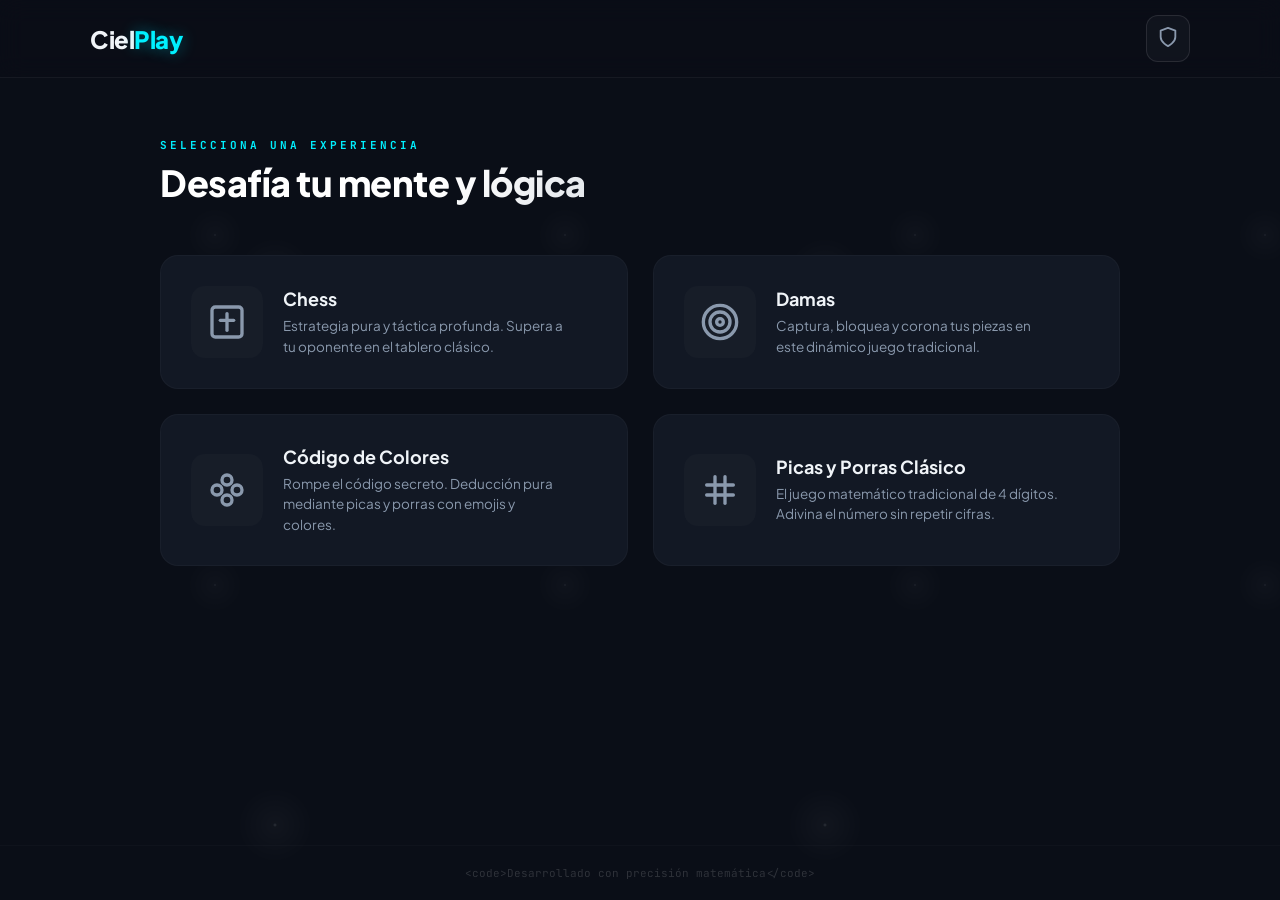
<file: index.html>
<!DOCTYPE html>
<html lang="es">
<head>
    <meta charset="UTF-8">
    <meta name="viewport" content="width=device-width, initial-scale=1.0">
    <title>CielPlay - Tu Portal de Juegos</title>
    <link rel="stylesheet" href="css/style.css">
    <!-- Google Fonts para un look moderno de desarrollo de software / gaming -->
    <link rel="preconnect" href="https://fonts.googleapis.com">
    <link rel="preconnect" href="https://fonts.gstatic.com" crossorigin>
    <link href="https://fonts.googleapis.com/css2?family=JetBrains+Mono:wght@400;600;700&family=Plus+Jakarta+Sans:wght@500;700;800&display=swap" rel="stylesheet">
</head>
<body>
    <div class="stars-container"></div>
    
    <header class="main-header">
        <div class="header-container">
            <h1 class="logo">Ciel<span>Play</span></h1>
            <div class="header-actions">
                <!-- Espacio preparado para el filtro/admin futuro -->
                <button class="btn-icon" id="adminBtn" title="Panel de Administración (Próximamente)">
                    <svg viewBox="0 0 24 24" width="22" height="22" fill="none" stroke="currentColor" stroke-width="2" stroke-linecap="round" stroke-linejoin="round"><path d="M12 22s8-4 8-10V5l-8-3-8 3v7c0 6 8 10 8 10z"></path></svg>
                </button>
            </div>
        </div>
    </header>

    <main class="menu-container">
        <div class="welcome-section">
            <p class="subtitle">SELECCIONA UNA EXPERIENCIA</p>
            <h2 class="main-title">Desafía tu mente y lógica</h2>
        </div>

        <div class="grid-menu">
            <!-- Tarjeta Chess -->
            <a href="views/chess.html" class="game-card card-chess">
                <div class="card-icon-wrapper">
                    <!-- Icono SVG de un Rey / Pieza de Ajedrez -->
                    <svg viewBox="0 0 24 24" width="40" height="40" fill="none" stroke="currentColor" stroke-width="2" stroke-linecap="round" stroke-linejoin="round"><path d="M19 21H5a2 2 0 0 1-2-2V5a2 2 0 0 1 2-2h14a2 2 0 0 1 2 2v14a2 2 0 0 1-2 2z"></path><path d="M12 7v10"></path><path d="M8 11h8"></path></svg>
                </div>
                <div class="card-info">
                    <h3>Chess</h3>
                    <p>Estrategia pura y táctica profunda. Supera a tu oponente en el tablero clásico.</p>
                </div>
                <div class="card-arrow">
                    <svg viewBox="0 0 24 24" width="20" height="20" fill="none" stroke="currentColor" stroke-width="2.5" stroke-linecap="round" stroke-linejoin="round"><line x1="5" y1="12" x2="19" y2="12"></line><polyline points="12 5 19 12 12 19"></polyline></svg>
                </div>
            </a>

            <!-- Tarjeta Damas -->
            <a href="views/damas_chinas.html" class="game-card card-damas">
                <div class="card-icon-wrapper">
                    <!-- Icono SVG de Tablero / Fichas -->
                    <svg viewBox="0 0 24 24" width="40" height="40" fill="none" stroke="currentColor" stroke-width="2" stroke-linecap="round" stroke-linejoin="round"><circle cx="12" cy="12" r="10"></circle><circle cx="12" cy="12" r="6"></circle><circle cx="12" cy="12" r="2"></circle></svg>
                </div>
                <div class="card-info">
                    <h3>Damas</h3>
                    <p>Captura, bloquea y corona tus piezas en este dinámico juego tradicional.</p>
                </div>
                <div class="card-arrow">
                    <svg viewBox="0 0 24 24" width="20" height="20" fill="none" stroke="currentColor" stroke-width="2.5" stroke-linecap="round" stroke-linejoin="round"><line x1="5" y1="12" x2="19" y2="12"></line><polyline points="12 5 19 12 12 19"></polyline></svg>
                </div>
            </a>

            <!-- Tarjeta Juego de Colores -->
            <a href="views/colores.html" class="game-card card-colores">
                <div class="card-icon-wrapper">
                    <!-- Icono SVG que simula los pines de colores de Mastermind -->
                    <svg viewBox="0 0 24 24" width="40" height="40" fill="none" stroke="currentColor" stroke-width="2" stroke-linecap="round" stroke-linejoin="round"><circle cx="6" cy="12" r="3"></circle><circle cx="18" cy="12" r="3"></circle><circle cx="12" cy="6" r="3"></circle><circle cx="12" cy="18" r="3"></circle></svg>
                </div>
                <div class="card-info">
                    <h3>Código de Colores</h3>
                    <p>Rompe el código secreto. Deducción pura mediante picas y porras con emojis y colores.</p>
                </div>
                <div class="card-arrow">
                    <svg viewBox="0 0 24 24" width="20" height="20" fill="none" stroke="currentColor" stroke-width="2.5" stroke-linecap="round" stroke-linejoin="round"><line x1="5" y1="12" x2="19" y2="12"></line><polyline points="12 5 19 12 12 19"></polyline></svg>
                </div>
            </a>

            <!-- Tarjeta Clásico Numérico -->
            <a href="views/numeros.html" class="game-card card-numeros">
                <div class="card-icon-wrapper">
                    <!-- Icono SVG de Picas y Fijas Clásico con dígitos -->
                    <svg viewBox="0 0 24 24" width="40" height="40" fill="none" stroke="currentColor" stroke-width="2" stroke-linecap="round" stroke-linejoin="round"><line x1="4" y1="9" x2="20" y2="9"></line><line x1="4" y1="15" x2="20" y2="15"></line><line x1="9" y1="4" x2="9" y2="20"></line><line x1="15" y1="4" x2="15" y2="20"></line></svg>
                </div>
                <div class="card-info">
                    <h3>Picas y Porras Clásico</h3>
                    <p>El juego matemático tradicional de 4 dígitos. Adivina el número sin repetir cifras.</p>
                </div>
                <div class="card-arrow">
                    <svg viewBox="0 0 24 24" width="20" height="20" fill="none" stroke="currentColor" stroke-width="2.5" stroke-linecap="round" stroke-linejoin="round"><line x1="5" y1="12" x2="19" y2="12"></line><polyline points="12 5 19 12 12 19"></polyline></svg>
                </div>
            </a>
        </div>
    </main>

    <footer class="main-footer">
        <p>&lt;code&gt;Desarrollado con precisión matemática&lt;/code&gt;</p>
    </footer>

    <script src="js/main.js"></script>
</body>
</html>
</file>
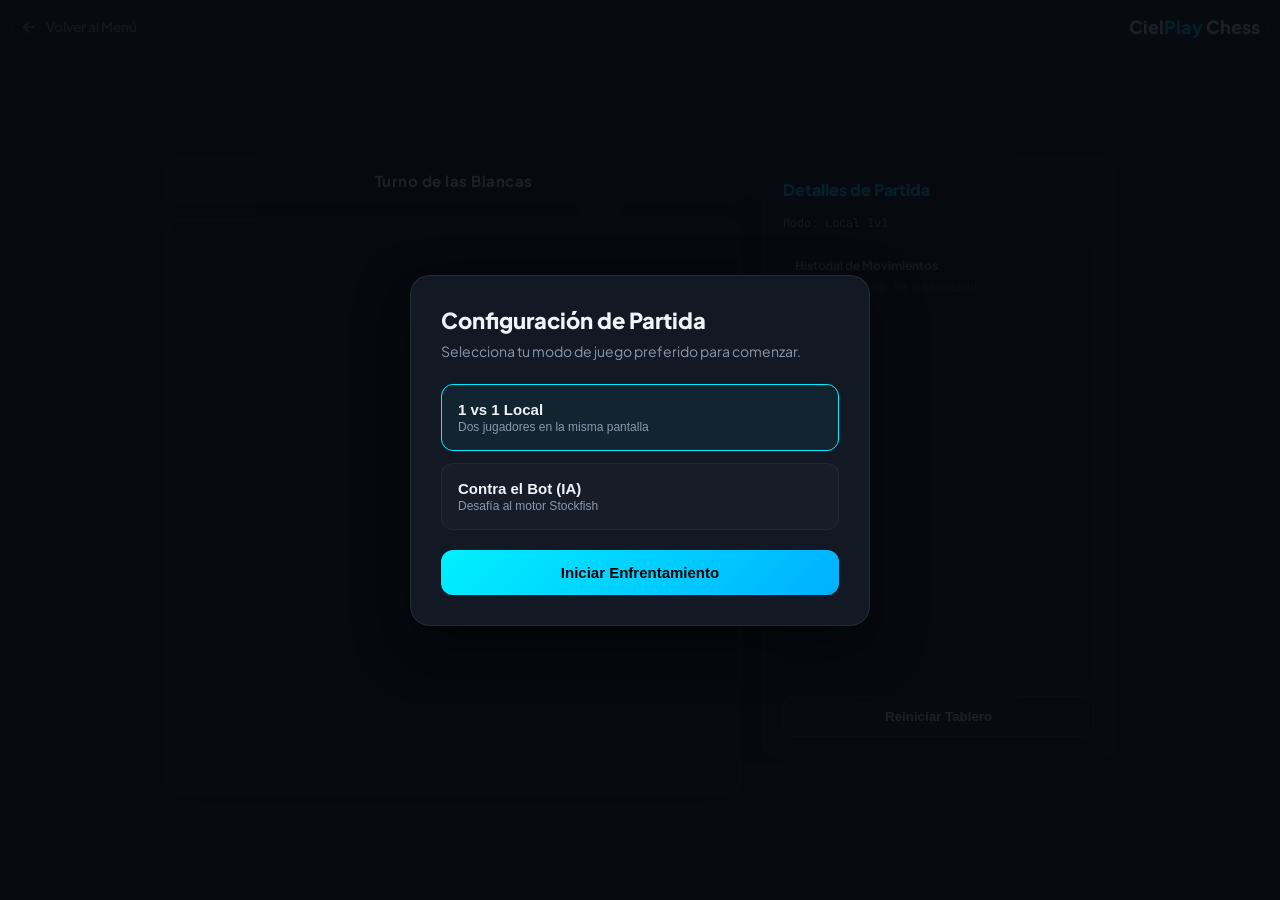
<file: views/chess.html>
<!DOCTYPE html>
<html lang="es">
<head>
    <meta charset="UTF-8">
    <meta name="viewport" content="width=device-width, initial-scale=1.0">
    <title>CielPlay - Chess Match</title>
    <link rel="stylesheet" href="../css/chess.css">
    <link rel="preconnect" href="https://fonts.googleapis.com">
    <link rel="preconnect" href="https://fonts.gstatic.com" crossorigin>
    <link href="https://fonts.googleapis.com/css2?family=JetBrains+Mono:wght@500;700&family=Plus+Jakarta+Sans:wght@600;800&display=swap" rel="stylesheet">
</head>
<body>
    <div class="stars-container"></div>

    <header class="game-header">
        <a href="../index.html" class="back-btn">
            <svg viewBox="0 0 24 24" width="18" height="18" fill="none" stroke="currentColor" stroke-width="2.5"><line x1="19" y1="12" x2="5" y2="12"></line><polyline points="12 19 5 12 12 5"></polyline></svg>
            Volver al Menú
        </a>
        <div class="game-logo">Ciel<span>Play</span> Chess</div>
    </header>

    <!-- Modal del Menú de Configuración de Partida Inicial -->
    <div id="setupModal" class="modal-overlay">
        <div class="modal-content">
            <h3>Configuración de Partida</h3>
            <p class="modal-desc">Selecciona tu modo de juego preferido para comenzar.</p>
            
            <div class="mode-options">
                <button class="mode-btn active" id="modePVP">
                    <span class="mode-title">1 vs 1 Local</span>
                    <span class="mode-sub">Dos jugadores en la misma pantalla</span>
                </button>
                <button class="mode-btn" id="modeBot">
                    <span class="mode-title">Contra el Bot (IA)</span>
                    <span class="mode-sub">Desafía al motor Stockfish</span>
                </button>
            </div>

            <!-- Ajuste de Dificultad oculto por defecto, se activa al elegir Bot -->
            <div id="difficultySection" class="difficulty-section hidden">
                <h4>Nivel de la IA</h4>
                <div class="diff-options">
                    <button class="diff-btn active" data-level="1">Fácil</button>
                    <button class="diff-btn" data-level="2">Medio</button>
                    <button class="diff-btn" data-level="3">Maestro</button>
                </div>
            </div>

            <button id="startGameBtn" class="start-game-btn">Iniciar Enfrentamiento</button>
        </div>
    </div>

    <!-- Layout Principal del Tablero y Logs -->
    <main class="chess-container">
        <div class="game-layout">
            <div class="board-wrapper">
                <div class="status-panel" id="statusPanel">Turno de las Blancas</div>
                
                <!-- Contenedor del Tablero 8x8 -->
                <div id="chessboard" class="chessboard"></div>
            </div>

            <div class="info-sidebar">
                <div class="panel-header">Detalles de Partida</div>
                <div class="game-mode-tag" id="modeIndicator">Modo: Local 1v1</div>
                <div class="move-log-box">
                    <h4>Historial de Movimientos</h4>
                    <div id="moveLog" class="move-log">
                        <p class="empty-log">La partida no ha comenzado.</p>
                    </div>
                </div>
                <button id="resetGameBtn" class="reset-btn">Reiniciar Tablero</button>
            </div>
        </div>
    </main>

    <script src="../js/chess.js"></script>
</body>
</html>
</file>
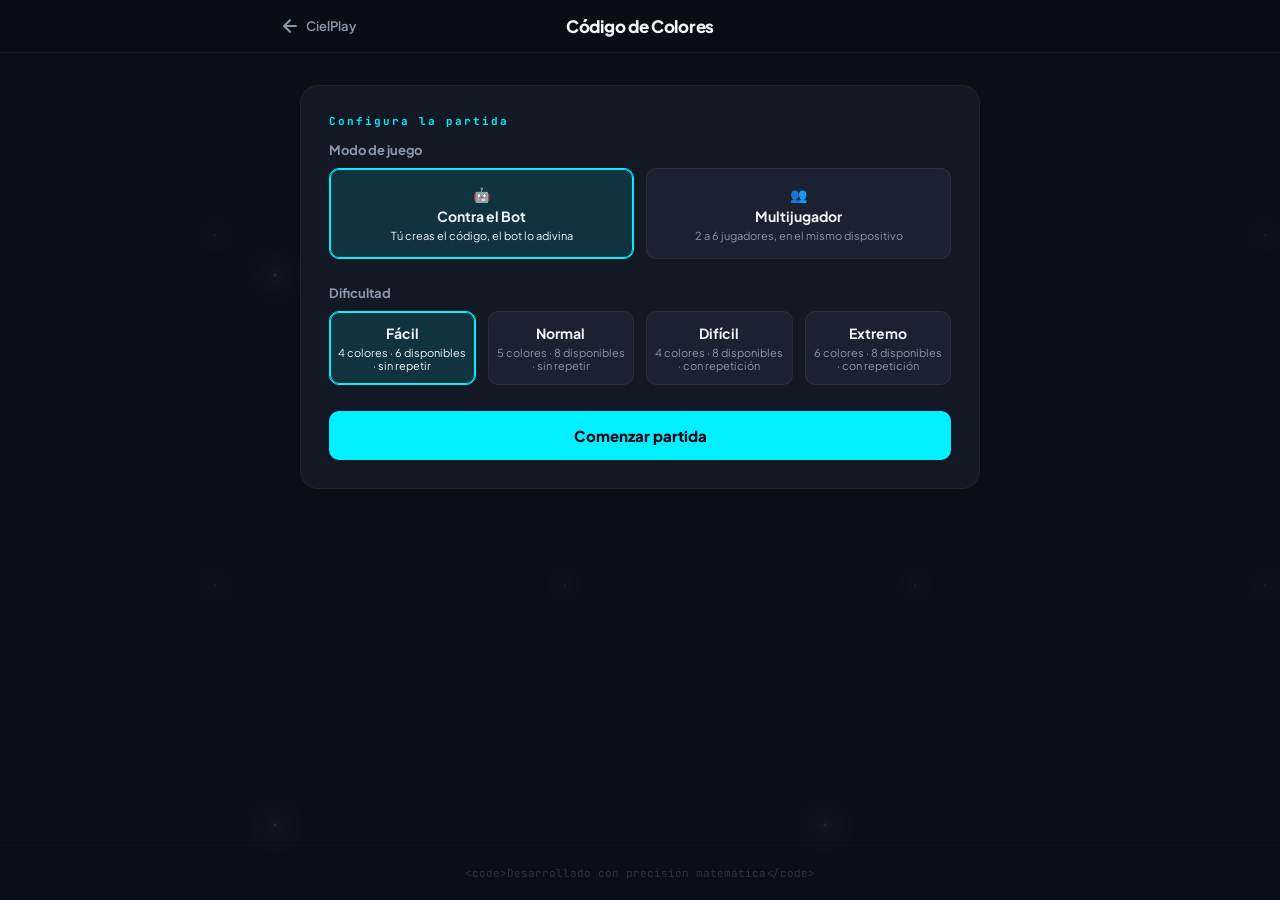
<file: views/colores.html>
<!DOCTYPE html>
<html lang="es">
<head>
    <meta charset="UTF-8">
    <meta name="viewport" content="width=device-width, initial-scale=1.0">
    <title>Código de Colores · CielPlay</title>
    <link rel="stylesheet" href="../css/colores.css">
    <link rel="preconnect" href="https://fonts.googleapis.com">
    <link rel="preconnect" href="https://fonts.gstatic.com" crossorigin>
    <link href="https://fonts.googleapis.com/css2?family=JetBrains+Mono:wght@400;600;700&family=Plus+Jakarta+Sans:wght@500;700;800&display=swap" rel="stylesheet">
</head>
<body>
    <div class="stars-container"></div>

    <header class="game-header">
        <div class="header-container">
            <a href="../index.html" class="back-link" title="Volver al menú">
                <svg viewBox="0 0 24 24" width="20" height="20" fill="none" stroke="currentColor" stroke-width="2.5" stroke-linecap="round" stroke-linejoin="round"><line x1="19" y1="12" x2="5" y2="12"></line><polyline points="12 19 5 12 12 5"></polyline></svg>
                <span>CielPlay</span>
            </a>
            <h1 class="game-title">Código de Colores</h1>
            <div class="header-spacer"></div>
        </div>
    </header>

    <main class="game-main">

        <!-- PANTALLA 1: CONFIGURACIÓN -->
        <section id="screen-setup" class="screen active">
            <div class="panel">
                <p class="eyebrow">Configura la partida</p>

                <div class="field-group">
                    <label>Modo de juego</label>
                    <div class="choice-row" id="mode-choice">
                        <button class="choice-btn active" data-mode="bot">
                            <span class="choice-emoji">🤖</span>
                            <span>Contra el Bot</span>
                            <small>Tú creas el código, el bot lo adivina</small>
                        </button>
                        <button class="choice-btn" data-mode="multi">
                            <span class="choice-emoji">👥</span>
                            <span>Multijugador</span>
                            <small>2 a 6 jugadores, en el mismo dispositivo</small>
                        </button>
                    </div>
                </div>

                <div class="field-group">
                    <label>Dificultad</label>
                    <div class="choice-row wrap" id="difficulty-choice">
                        <button class="choice-btn small active" data-diff="facil">
                            <span>Fácil</span>
                            <small>4 colores · 6 disponibles · sin repetir</small>
                        </button>
                        <button class="choice-btn small" data-diff="normal">
                            <span>Normal</span>
                            <small>5 colores · 8 disponibles · sin repetir</small>
                        </button>
                        <button class="choice-btn small" data-diff="dificil">
                            <span>Difícil</span>
                            <small>4 colores · 8 disponibles · con repetición</small>
                        </button>
                        <button class="choice-btn small" data-diff="extremo">
                            <span>Extremo</span>
                            <small>6 colores · 8 disponibles · con repetición</small>
                        </button>
                    </div>
                </div>

                <div class="field-group" id="players-field" style="display:none;">
                    <label>Número de jugadores</label>
                    <div class="stepper">
                        <button id="players-minus" class="stepper-btn">−</button>
                        <span id="players-count">2</span>
                        <button id="players-plus" class="stepper-btn">+</button>
                    </div>
                    <div id="players-names" class="names-grid"></div>
                </div>

                <button id="btn-start-game" class="btn-primary">Comenzar partida</button>
            </div>
        </section>

        <!-- PANTALLA 2: MODO BOT -->
        <section id="screen-bot" class="screen">
            <div class="panel">
                <div id="bot-step-secret">
                    <p class="eyebrow">Paso 1 · Tu código secreto</p>
                    <p class="hint">🔒 El bot no puede ver esta pantalla. Elige los colores que tendrá que adivinar.</p>
                    <div id="bot-secret-slots" class="slots"></div>
                    <div id="bot-secret-keypad" class="keypad colors"></div>
                    <div class="action-row">
                        <button id="bot-secret-clear" class="btn-ghost">Borrar</button>
                        <button id="bot-secret-confirm" class="btn-primary" disabled>Guardar código y empezar</button>
                    </div>
                </div>

                <div id="bot-step-play" style="display:none;">
                    <p class="eyebrow">El bot está adivinando…</p>
                    <div class="bot-status">
                        <span id="bot-attempt-count">0 intentos</span>
                        <button id="bot-autoplay" class="btn-secondary">▶ Reproducir automático</button>
                        <button id="bot-nextstep" class="btn-secondary">Siguiente intento</button>
                    </div>
                    <div class="history-wrap">
                        <table class="history-table">
                            <thead><tr><th>#</th><th>Intento del bot</th><th>Fijas</th><th>Picas</th></tr></thead>
                            <tbody id="bot-history-body"></tbody>
                        </table>
                    </div>
                    <div id="bot-result" class="result-banner" style="display:none;"></div>
                    <div class="action-row">
                        <button id="bot-play-again" class="btn-primary" style="display:none;">Jugar de nuevo</button>
                    </div>
                </div>
            </div>
        </section>

        <!-- PANTALLA 3: MULTIJUGADOR -->
        <section id="screen-multi" class="screen">
            <div class="panel">

                <div id="multi-scoreboard" class="scoreboard"></div>

                <div id="multi-pass" class="pass-overlay">
                    <p class="eyebrow">Vuelta <span id="multi-round-num"></span></p>
                    <h2 id="multi-pass-title">Pasa el dispositivo a <span class="highlight"></span></h2>
                    <p class="hint" id="multi-pass-hint"></p>
                    <button id="multi-pass-ready" class="btn-primary">Estoy listo</button>
                </div>

                <div id="multi-code-entry" style="display:none;">
                    <p class="eyebrow">Crea tu código secreto, <span id="multi-master-name" class="highlight"></span></p>
                    <p class="hint">🔒 Los demás jugadores deben estar mirando hacia otro lado.</p>
                    <div id="multi-secret-slots" class="slots"></div>
                    <div id="multi-secret-keypad" class="keypad colors"></div>
                    <div class="action-row">
                        <button id="multi-secret-clear" class="btn-ghost">Borrar</button>
                        <button id="multi-secret-confirm" class="btn-primary" disabled>Guardar código</button>
                    </div>
                </div>

                <div id="multi-guessing" style="display:none;">
                    <p class="eyebrow">Turno de <span id="multi-guesser-name" class="highlight"></span></p>
                    <p class="hint">Adivinando el código de <span id="multi-target-name"></span></p>
                    <div id="multi-guess-slots" class="slots"></div>
                    <div id="multi-guess-keypad" class="keypad colors"></div>
                    <div class="action-row">
                        <button id="multi-guess-clear" class="btn-ghost">Borrar</button>
                        <button id="multi-guess-confirm" class="btn-primary" disabled>Adivinar</button>
                        <button id="multi-give-up" class="btn-ghost">Revelar código</button>
                    </div>
                    <div class="history-wrap">
                        <table class="history-table">
                            <thead><tr><th>#</th><th>Jugador</th><th>Intento</th><th>Fijas</th><th>Picas</th></tr></thead>
                            <tbody id="multi-history-body"></tbody>
                        </table>
                    </div>
                </div>

                <div id="multi-round-result" class="result-banner" style="display:none;"></div>

                <div id="multi-final" style="display:none;">
                    <p class="eyebrow">Fin de la vuelta</p>
                    <h2>Resultados</h2>
                    <div id="multi-final-table"></div>
                    <div class="action-row">
                        <button id="multi-again" class="btn-primary">Jugar otra vuelta</button>
                        <button id="multi-restart" class="btn-ghost">Nueva partida</button>
                    </div>
                </div>
            </div>
        </section>

    </main>

    <footer class="main-footer">
        <p>&lt;code&gt;Desarrollado con precisión matemática&lt;/code&gt;</p>
    </footer>

    <script src="../js/colores.js"></script>
</body>
</html>
</file>
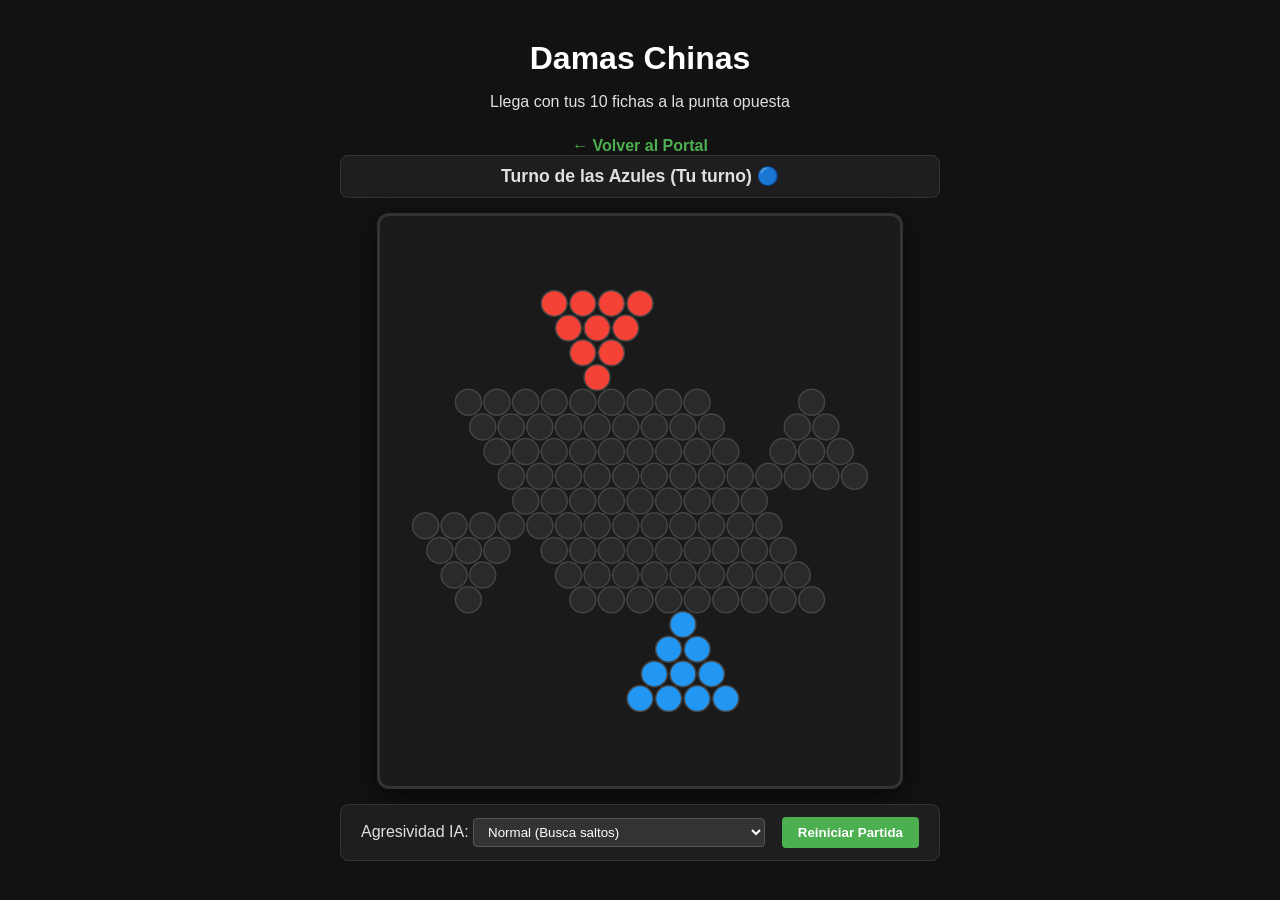
<file: views/damas_chinas.html>
<!DOCTYPE html>
<html lang="es">
<head>
    <meta charset="UTF-8">
    <meta name="viewport" content="width=device-width, initial-scale=1.0">
    <title>Portal de Minijuegos - Damas Chinas</title>
    <link rel="stylesheet" href="../css/damas_chinas.css">
</head>
<body>
    <div class="game-container">
        <header>
            <h1>Damas Chinas</h1>
            <p id="modeIndicator">Llega con tus 10 fichas a la punta opuesta</p>
            <a href="index.html" class="back-btn">← Volver al Portal</a>
        </header>

        <main class="game-layout">
            <div id="statusPanel" class="status-panel">Turno de las Azules (Tu turno) 🔵</div>
            
            <div class="board-container">
                <canvas id="chineseCheckersCanvas" width="500" height="550"></canvas>
            </div>

            <div class="control-panel">
                <div class="difficulty-section">
                    <label for="difficultySelect">Agresividad IA:</label>
                    <select id="difficultySelect">
                        <option value="1">Fácil (Movimientos cortos)</option>
                        <option value="2" selected>Normal (Busca saltos)</option>
                        <option value="3">Difícil (Calcula mejores encadenamientos)</option>
                    </select>
                </div>
                <button id="resetGameBtn" class="action-btn">Reiniciar Partida</button>
            </div>
        </main>
    </div>

    <script src="../js/damas_chinas.js"></script>
</body>
</html>
</file>
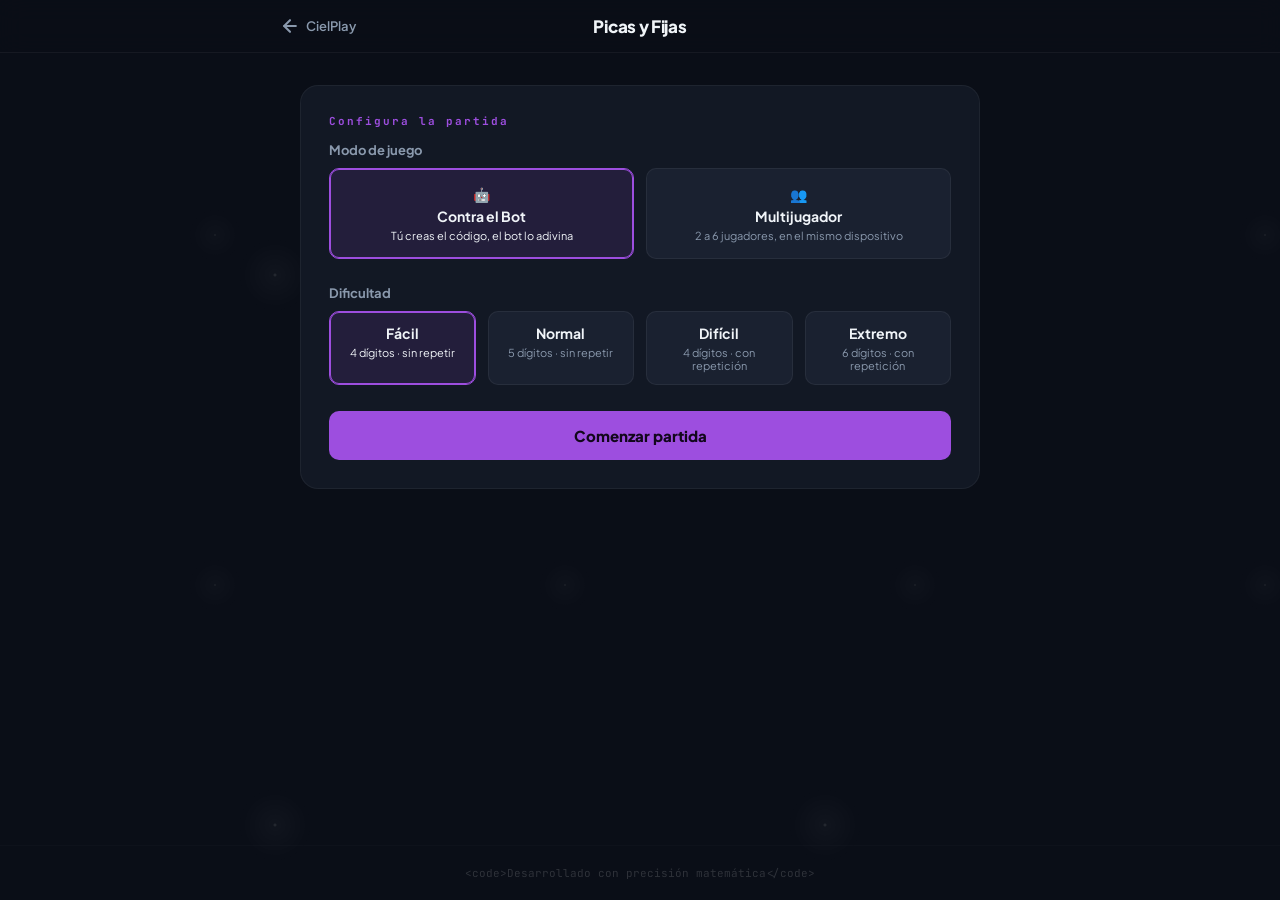
<file: views/numeros.html>
<!DOCTYPE html>
<html lang="es">
<head>
    <meta charset="UTF-8">
    <meta name="viewport" content="width=device-width, initial-scale=1.0">
    <title>Picas y Fijas · CielPlay</title>
    <link rel="stylesheet" href="../css/numeros.css">
    <link rel="preconnect" href="https://fonts.googleapis.com">
    <link rel="preconnect" href="https://fonts.gstatic.com" crossorigin>
    <link href="https://fonts.googleapis.com/css2?family=JetBrains+Mono:wght@400;600;700&family=Plus+Jakarta+Sans:wght@500;700;800&display=swap" rel="stylesheet">
</head>
<body>
    <div class="stars-container"></div>

    <header class="game-header">
        <div class="header-container">
            <a href="../index.html" class="back-link" title="Volver al menú">
                <svg viewBox="0 0 24 24" width="20" height="20" fill="none" stroke="currentColor" stroke-width="2.5" stroke-linecap="round" stroke-linejoin="round"><line x1="19" y1="12" x2="5" y2="12"></line><polyline points="12 19 5 12 12 5"></polyline></svg>
                <span>CielPlay</span>
            </a>
            <h1 class="game-title">Picas y Fijas</h1>
            <div class="header-spacer"></div>
        </div>
    </header>

    <main class="game-main">

        <!-- PANTALLA 1: CONFIGURACIÓN -->
        <section id="screen-setup" class="screen active">
            <div class="panel">
                <p class="eyebrow">Configura la partida</p>

                <div class="field-group">
                    <label>Modo de juego</label>
                    <div class="choice-row" id="mode-choice">
                        <button class="choice-btn active" data-mode="bot">
                            <span class="choice-emoji">🤖</span>
                            <span>Contra el Bot</span>
                            <small>Tú creas el código, el bot lo adivina</small>
                        </button>
                        <button class="choice-btn" data-mode="multi">
                            <span class="choice-emoji">👥</span>
                            <span>Multijugador</span>
                            <small>2 a 6 jugadores, en el mismo dispositivo</small>
                        </button>
                    </div>
                </div>

                <div class="field-group">
                    <label>Dificultad</label>
                    <div class="choice-row wrap" id="difficulty-choice">
                        <button class="choice-btn small active" data-diff="facil">
                            <span>Fácil</span>
                            <small>4 dígitos · sin repetir</small>
                        </button>
                        <button class="choice-btn small" data-diff="normal">
                            <span>Normal</span>
                            <small>5 dígitos · sin repetir</small>
                        </button>
                        <button class="choice-btn small" data-diff="dificil">
                            <span>Difícil</span>
                            <small>4 dígitos · con repetición</small>
                        </button>
                        <button class="choice-btn small" data-diff="extremo">
                            <span>Extremo</span>
                            <small>6 dígitos · con repetición</small>
                        </button>
                    </div>
                </div>

                <div class="field-group" id="players-field" style="display:none;">
                    <label>Número de jugadores</label>
                    <div class="stepper">
                        <button id="players-minus" class="stepper-btn">−</button>
                        <span id="players-count">2</span>
                        <button id="players-plus" class="stepper-btn">+</button>
                    </div>
                    <div id="players-names" class="names-grid"></div>
                </div>

                <button id="btn-start-game" class="btn-primary">Comenzar partida</button>
            </div>
        </section>

        <!-- PANTALLA 2: MODO BOT -->
        <section id="screen-bot" class="screen">
            <div class="panel">
                <div id="bot-step-secret">
                    <p class="eyebrow">Paso 1 · Tu código secreto</p>
                    <p class="hint">🔒 El bot no puede ver esta pantalla. Crea el código que tendrá que adivinar.</p>
                    <div id="bot-secret-slots" class="slots"></div>
                    <div id="bot-secret-keypad" class="keypad"></div>
                    <div class="action-row">
                        <button id="bot-secret-clear" class="btn-ghost">Borrar</button>
                        <button id="bot-secret-confirm" class="btn-primary" disabled>Guardar código y empezar</button>
                    </div>
                </div>

                <div id="bot-step-play" style="display:none;">
                    <p class="eyebrow">El bot está adivinando…</p>
                    <div class="bot-status">
                        <span id="bot-attempt-count">0 intentos</span>
                        <button id="bot-autoplay" class="btn-secondary">▶ Reproducir automático</button>
                        <button id="bot-nextstep" class="btn-secondary">Siguiente intento</button>
                    </div>
                    <div class="history-wrap">
                        <table class="history-table">
                            <thead><tr><th>#</th><th>Intento del bot</th><th>Fijas</th><th>Picas</th></tr></thead>
                            <tbody id="bot-history-body"></tbody>
                        </table>
                    </div>
                    <div id="bot-result" class="result-banner" style="display:none;"></div>
                    <div class="action-row">
                        <button id="bot-play-again" class="btn-primary" style="display:none;">Jugar de nuevo</button>
                    </div>
                </div>
            </div>
        </section>

        <!-- PANTALLA 3: MULTIJUGADOR -->
        <section id="screen-multi" class="screen">
            <div class="panel">

                <div id="multi-scoreboard" class="scoreboard"></div>

                <!-- Transición: pasar el dispositivo -->
                <div id="multi-pass" class="pass-overlay">
                    <p class="eyebrow">Vuelta <span id="multi-round-num"></span></p>
                    <h2 id="multi-pass-title">Pasa el dispositivo a <span class="highlight"></span></h2>
                    <p class="hint" id="multi-pass-hint"></p>
                    <button id="multi-pass-ready" class="btn-primary">Estoy listo</button>
                </div>

                <!-- Crear código (solo lo ve el "maestro") -->
                <div id="multi-code-entry" style="display:none;">
                    <p class="eyebrow">Crea tu código secreto, <span id="multi-master-name" class="highlight"></span></p>
                    <p class="hint">🔒 Los demás jugadores deben estar mirando hacia otro lado.</p>
                    <div id="multi-secret-slots" class="slots"></div>
                    <div id="multi-secret-keypad" class="keypad"></div>
                    <div class="action-row">
                        <button id="multi-secret-clear" class="btn-ghost">Borrar</button>
                        <button id="multi-secret-confirm" class="btn-primary" disabled>Guardar código</button>
                    </div>
                </div>

                <!-- Fase de adivinanza -->
                <div id="multi-guessing" style="display:none;">
                    <p class="eyebrow">Turno de <span id="multi-guesser-name" class="highlight"></span></p>
                    <p class="hint">Adivinando el código de <span id="multi-target-name"></span></p>
                    <div id="multi-guess-slots" class="slots"></div>
                    <div id="multi-guess-keypad" class="keypad"></div>
                    <div class="action-row">
                        <button id="multi-guess-clear" class="btn-ghost">Borrar</button>
                        <button id="multi-guess-confirm" class="btn-primary" disabled>Adivinar</button>
                        <button id="multi-give-up" class="btn-ghost">Revelar código</button>
                    </div>
                    <div class="history-wrap">
                        <table class="history-table">
                            <thead><tr><th>#</th><th>Jugador</th><th>Intento</th><th>Fijas</th><th>Picas</th></tr></thead>
                            <tbody id="multi-history-body"></tbody>
                        </table>
                    </div>
                </div>

                <div id="multi-round-result" class="result-banner" style="display:none;"></div>

                <!-- Fin de partida -->
                <div id="multi-final" style="display:none;">
                    <p class="eyebrow">Fin de la vuelta</p>
                    <h2>Resultados</h2>
                    <div id="multi-final-table"></div>
                    <div class="action-row">
                        <button id="multi-again" class="btn-primary">Jugar otra vuelta</button>
                        <button id="multi-restart" class="btn-ghost">Nueva partida</button>
                    </div>
                </div>
            </div>
        </section>

    </main>

    <footer class="main-footer">
        <p>&lt;code&gt;Desarrollado con precisión matemática&lt;/code&gt;</p>
    </footer>

    <script src="../js/numeros.js"></script>
</body>
</html>
</file>
<file: css/style.css>
/* CSS Personalizado para CielPlay */
/* Inspirado en un entorno moderno de desarrollo de software, astronomía profunda y geometría limpia */

:root {
    --bg-dark: #0a0e17;       /* Azul cósmico muy oscuro, casi negro */
    --bg-card: #121824;       /* Azul grisáceo oscuro elegante para los botones */
    --accent-cyan: #00f0ff;   /* Cian brillante / Quantum */
    --accent-purple: #9d4edf; /* Púrpura de nebulosa / Singularidad */
    --text-main: #f0f4f8;     /* Blanco limpio */
    --text-muted: #8a99ad;    /* Gris azulado sutil */
    --border-radius: 18px;    /* Esquinas curvas exactas solicitadas */
    --transition: all 0.3s cubic-bezier(0.25, 0.8, 0.25, 1);
}

* {
    margin: 0;
    padding: 0;
    box-sizing: border-box;
}

body {
    font-family: 'Plus Jakarta Sans', sans-serif;
    background-color: var(--bg-dark);
    color: var(--text-main);
    min-height: 100vh;
    display: flex;
    flex-direction: column;
    overflow-x: hidden;
    position: relative;
}

/* Fondo decorativo con estrellas generadas por código */
.stars-container {
    position: absolute;
    top: 0;
    left: 0;
    width: 100%;
    height: 100%;
    pointer-events: none;
    background-image: 
        radial-gradient(white, rgba(255,255,255,.2) 2px, transparent 40px),
        radial-gradient(white, rgba(255,255,255,.15) 1px, transparent 30px);
    background-size: 550px 550px, 350px 350px;
    background-position: 0 0, 40px 60px;
    opacity: 0.15;
    z-index: 0;
}

/* Header Estilizado */
.main-header {
    background: rgba(10, 14, 23, 0.7);
    backdrop-filter: blur(12px);
    border-bottom: 1px solid rgba(255, 255, 255, 0.05);
    padding: 15px 20px;
    position: sticky;
    top: 0;
    z-index: 10;
}

.header-container {
    max-width: 1100px;
    margin: 0 auto;
    display: flex;
    justify-content: space-between;
    align-items: center;
}

.logo {
    font-size: 24px;
    font-weight: 800;
    letter-spacing: -0.5px;
    color: var(--text-main);
}

.logo span {
    color: var(--accent-cyan);
    text-shadow: 0 0 15px rgba(0, 240, 255, 0.4);
}

.btn-icon {
    background: rgba(255, 255, 255, 0.03);
    border: 1px solid rgba(255, 255, 255, 0.1);
    color: var(--text-muted);
    padding: 10px;
    border-radius: 12px;
    cursor: pointer;
    transition: var(--transition);
}

.btn-icon:hover {
    color: var(--accent-purple);
    background: rgba(157, 78, 223, 0.1);
    border-color: rgba(157, 78, 223, 0.3);
    box-shadow: 0 0 15px rgba(157, 78, 223, 0.2);
}

/* Contenedor Principal */
.menu-container {
    flex: 1;
    max-width: 1000px;
    width: 100%;
    margin: 0 auto;
    padding: 40px 20px;
    position: relative;
    z-index: 1;
}

/* Sección de Bienvenida */
.welcome-section {
    text-align: center;
    margin-bottom: 40px;
}

.subtitle {
    font-family: 'JetBrains Mono', monospace;
    color: var(--accent-cyan);
    font-size: 11px;
    letter-spacing: 3px;
    font-weight: 700;
    margin-bottom: 8px;
}

.main-title {
    font-size: 28px;
    font-weight: 800;
    letter-spacing: -0.5px;
    background: linear-gradient(135deg, #fff 30%, var(--text-muted));
    -webkit-background-clip: text;
    -webkit-text-fill-color: transparent;
}

/* Grid Layout (Responsive por defecto) */
.grid-menu {
    display: grid;
    grid-template-columns: 1fr; /* 1 columna en móvil */
    gap: 20px;
}

/* Botones / Tarjetas Cuadradas con Esquinas Curvas */
.game-card {
    background: var(--bg-card);
    border: 1px solid rgba(255, 255, 255, 0.03);
    border-radius: var(--border-radius);
    padding: 24px;
    text-decoration: none;
    color: inherit;
    display: flex;
    align-items: center;
    position: relative;
    overflow: hidden;
    transition: var(--transition);
}

/* Efecto Hover Avanzado */
.game-card::before {
    content: '';
    position: absolute;
    top: 0;
    left: 0;
    width: 100%;
    height: 100%;
    background: linear-gradient(135deg, rgba(255,255,255,0.02), transparent);
    opacity: 0;
    transition: var(--transition);
}

.game-card:hover {
    transform: translateY(-4px);
    border-color: rgba(255, 255, 255, 0.08);
    box-shadow: 0 12px 30px rgba(0, 0, 0, 0.4);
}

.game-card:hover::before {
    opacity: 1;
}

/* Estilos de Iconos Circulares dentro de la tarjeta curva */
.card-icon-wrapper {
    background: rgba(255, 255, 255, 0.02);
    border-radius: 14px;
    padding: 16px;
    margin-right: 20px;
    display: flex;
    align-items: center;
    justify-content: center;
    transition: var(--transition);
    color: var(--text-muted);
}

/* Detalles específicos por juego usando gradientes elegantes y desaturados */
.card-chess:hover .card-icon-wrapper { 
    color: #ffffff; 
    background: rgba(255, 255, 255, 0.08); 
}
.card-chess:hover { box-shadow: 0 10px 25px rgba(255,255,255,0.03); }

.card-damas:hover .card-icon-wrapper { 
    color: #ff5964; 
    background: rgba(255, 89, 100, 0.1); 
}
.card-damas:hover { border-color: rgba(255, 89, 100, 0.2); }

.card-colores:hover .card-icon-wrapper { 
    color: var(--accent-cyan); 
    background: rgba(0, 240, 255, 0.1); 
}
.card-colores:hover { border-color: rgba(0, 240, 255, 0.2); }

.card-numeros:hover .card-icon-wrapper { 
    color: var(--accent-purple); 
    background: rgba(157, 78, 223, 0.1); 
}
.card-numeros:hover { border-color: rgba(157, 78, 223, 0.2); }

/* Contenido de la Tarjeta */
.card-info {
    flex: 1;
}

.card-info h3 {
    font-size: 18px;
    font-weight: 700;
    margin-bottom: 6px;
    transition: var(--transition);
}

.game-card:hover .card-info h3 {
    color: #fff;
}

.card-info p {
    font-size: 13.5px;
    color: var(--text-muted);
    line-height: 1.5;
}

/* Flecha de acción sutil */
.card-arrow {
    color: var(--text-muted);
    opacity: 0;
    transform: translateX(-10px);
    transition: var(--transition);
    margin-left: 10px;
}

.game-card:hover .card-arrow {
    opacity: 1;
    transform: translateX(0);
    color: var(--text-main);
}

/* Footer Sutil estilo Code */
.main-footer {
    text-align: center;
    padding: 20px;
    font-family: 'JetBrains Mono', monospace;
    font-size: 11px;
    color: rgba(255, 255, 255, 0.15);
    border-top: 1px solid rgba(255, 255, 255, 0.02);
}

/* RESPONSIVE DESIGN (MEDIA QUERIES) */

/* Tablets */
@media (min-width: 600px) {
    .grid-menu {
        grid-template-columns: repeat(2, 1fr); /* 2 columnas */
    }
    .welcome-section {
        margin-bottom: 50px;
        text-align: left;
    }
    .main-title {
        font-size: 36px;
    }
}

/* Computadores / Pantallas Grandes */
@media (min-width: 900px) {
    .menu-container {
        padding: 60px 20px;
    }
    .grid-menu {
        gap: 25px;
    }
    .game-card {
        padding: 30px;
    }
}
</file>
<file: css/chess.css>
:root {
    --bg-space: #0a0e17;
    --bg-card: #121824;
    --accent-cyan: #00f0ff;
    --accent-purple: #9d4edf;
    --text-white: #f0f4f8;
    --text-muted: #8a99ad;
    --square-light: #eadeca; /* Color sutil tradicional de madera/crema claro */
    --square-dark: #b88b4a;  /* Color sutil marrón dorado oscuro */
    --square-selected: rgba(0, 240, 255, 0.4);
    --square-hint: rgba(157, 78, 223, 0.4);
}

* {
    margin: 0;
    padding: 0;
    box-sizing: border-box;
}

body {
    font-family: 'Plus Jakarta Sans', sans-serif;
    background-color: var(--bg-space);
    color: var(--text-white);
    min-height: 100vh;
    display: flex;
    flex-direction: column;
    overflow-x: hidden;
}

.stars-container {
    position: absolute;
    top: 0; left: 0; width: 100%; height: 100%;
    pointer-events: none;
    background-image: radial-gradient(white, rgba(255,255,255,.1) 1px, transparent 30px);
    background-size: 400px 400px;
    opacity: 0.1;
    z-index: 0;
}

/* Header */
.game-header {
    background: rgba(18, 24, 36, 0.8);
    backdrop-filter: blur(10px);
    border-bottom: 1px solid rgba(255, 255, 255, 0.05);
    padding: 15px 20px;
    display: flex;
    justify-content: space-between;
    align-items: center;
    z-index: 5;
}

.back-btn {
    color: var(--text-muted);
    text-decoration: none;
    font-size: 13.5px;
    display: flex;
    align-items: center;
    gap: 8px;
    font-weight: 600;
    transition: color 0.2s;
}

.back-btn:hover { color: var(--text-white); }

.game-logo {
    font-size: 18px;
    font-weight: 800;
}
.game-logo span { color: var(--accent-cyan); }

/* Modal Setup */
.modal-overlay {
    position: fixed;
    top: 0; left: 0; width: 100%; height: 100%;
    background: rgba(6, 9, 15, 0.9);
    display: flex;
    justify-content: center;
    align-items: center;
    z-index: 100;
    padding: 20px;
    transition: opacity 0.3s ease;
}

.modal-overlay.hidden {
    opacity: 0;
    pointer-events: none;
}

.modal-content {
    background: var(--bg-card);
    border: 1px solid rgba(255, 255, 255, 0.08);
    border-radius: 20px;
    max-width: 460px;
    width: 100%;
    padding: 30px;
    box-shadow: 0 20px 50px rgba(0,0,0,0.5);
}

.modal-content h3 { font-size: 22px; margin-bottom: 8px; font-weight: 800; }
.modal-desc { color: var(--text-muted); font-size: 14px; margin-bottom: 24px; }

.mode-options {
    display: flex;
    flex-direction: column;
    gap: 12px;
    margin-bottom: 20px;
}

.mode-btn {
    background: rgba(255, 255, 255, 0.02);
    border: 1px solid rgba(255, 255, 255, 0.05);
    border-radius: 12px;
    padding: 16px;
    text-align: left;
    cursor: pointer;
    color: var(--text-white);
    display: flex;
    flex-direction: column;
    transition: all 0.2s;
}

.mode-btn:hover { background: rgba(255, 255, 255, 0.04); }
.mode-btn.active {
    border-color: var(--accent-cyan);
    background: rgba(0, 240, 255, 0.05);
}

.mode-title { font-weight: 700; font-size: 15px; }
.mode-sub { font-size: 12px; color: var(--text-muted); margin-top: 2px; }

.difficulty-section h4 { font-size: 14px; margin-bottom: 10px; color: var(--text-muted); }
.diff-options { display: flex; gap: 10px; margin-bottom: 24px; }

.diff-btn {
    flex: 1;
    background: rgba(255, 255, 255, 0.02);
    border: 1px solid rgba(255, 255, 255, 0.05);
    color: var(--text-white);
    padding: 10px;
    border-radius: 8px;
    cursor: pointer;
    font-size: 13.5px;
    font-weight: 600;
    transition: all 0.2s;
}
.diff-btn.active {
    background: rgba(157, 78, 223, 0.15);
    border-color: var(--accent-purple);
    color: #fff;
}

.hidden { display: none !important; }

.start-game-btn {
    width: 100%;
    background: linear-gradient(135deg, var(--accent-cyan), #00b0ff);
    border: none;
    padding: 14px;
    border-radius: 12px;
    color: #000;
    font-weight: 800;
    font-size: 15px;
    cursor: pointer;
    transition: transform 0.2s;
}
.start-game-btn:hover { transform: translateY(-2px); }

/* Layout de Juego */
.chess-container {
    flex: 1;
    display: flex;
    justify-content: center;
    align-items: center;
    padding: 20px;
    position: relative;
    z-index: 1;
}

.game-layout {
    display: flex;
    flex-direction: column;
    gap: 20px;
    width: 100%;
    max-width: 600px;
}

.status-panel {
    background: var(--bg-card);
    border: 1px solid rgba(255, 255, 255, 0.05);
    padding: 12px;
    border-radius: 12px;
    text-align: center;
    font-weight: 700;
    margin-bottom: 15px;
    font-size: 15px;
    letter-spacing: 0.5px;
}

/* Tablero de Ajedrez Cuadrado Perfecto con bordes redondeados */
.chessboard {
    display: grid;
    grid-template-columns: repeat(8, 1fr);
    grid-template-rows: repeat(8, 1fr);
    width: 100%;
    aspect-ratio: 1 / 1;
    border-radius: 16px;
    overflow: hidden;
    box-shadow: 0 15px 35px rgba(0,0,0,0.6);
    border: 4px solid var(--bg-card);
}

.square {
    display: flex;
    justify-content: center;
    align-items: center;
    font-size: clamp(24px, 6vw, 42px);
    user-select: none;
    cursor: pointer;
    position: relative;
    transition: background-color 0.15s;
}

.square.light { background-color: var(--square-light); }
.square.dark { background-color: var(--square-dark); }

.square.selected { background-color: var(--square-selected) !important; }
.square.hint::after {
    content: '';
    position: absolute;
    width: 24%;
    height: 24%;
    background-color: var(--square-hint);
    border-radius: 50%;
}

.piece {
    z-index: 2;
    transition: transform 0.1s ease;
}

/* Sidebar de información */
.info-sidebar {
    background: var(--bg-card);
    border: 1px solid rgba(255, 255, 255, 0.05);
    border-radius: 16px;
    padding: 20px;
    display: flex;
    flex-direction: column;
    gap: 15px;
}

.panel-header { font-weight: 800; font-size: 16px; color: var(--accent-cyan); }
.game-mode-tag {
    font-family: 'JetBrains Mono', monospace;
    font-size: 12px;
    color: var(--text-muted);
}

.move-log-box {
    background: rgba(0, 0, 0, 0.2);
    border-radius: 10px;
    padding: 12px;
    flex: 1;
    min-height: 100px;
    max-height: 150px;
    overflow-y: auto;
}
.move-log-box h4 { font-size: 12px; color: var(--text-muted); margin-bottom: 6px; }
.move-log { font-family: 'JetBrains Mono', monospace; font-size: 12px; display: grid; grid-template-columns: repeat(2, 1fr); gap: 4px; }
.empty-log { grid-column: span 2; color: rgba(255,255,255,0.2); }

.reset-btn {
    background: rgba(255, 255, 255, 0.03);
    border: 1px solid rgba(255, 255, 255, 0.1);
    color: var(--text-white);
    padding: 12px;
    border-radius: 10px;
    font-weight: 700;
    cursor: pointer;
    transition: all 0.2s;
}
.reset-btn:hover { background: rgba(255,255,255,0.08); border-color: var(--accent-purple); }

/* Responsive Media Queries */
@media (min-width: 850px) {
    .game-layout {
        flex-direction: row;
        max-width: 950px;
        align-items: stretch;
    }
    .board-wrapper { flex: 1.3; }
    .info-sidebar { flex: 0.7; max-height: 600px; }
    .move-log-box { max-height: none; }
}
</file>
<file: css/colores.css>
/* CSS para Picas y Fijas - CielPlay */

:root {
    --bg-dark: #0a0e17;
    --bg-card: #121824;
    --bg-raised: #1a2130;
    --accent: #00f0ff;       /* Cian - tema de este juego */
    --accent-soft: rgba(0, 240, 255, 0.12);
    --accent-purple: #9d4edf;
    --text-main: #f0f4f8;
    --text-muted: #8a99ad;
    --success: #3ddc97;
    --danger: #ff5964;
    --border-radius: 18px;
    --border-radius-sm: 10px;
    --transition: all 0.25s cubic-bezier(0.25, 0.8, 0.25, 1);
}

* { margin: 0; padding: 0; box-sizing: border-box; }

body {
    font-family: 'Plus Jakarta Sans', sans-serif;
    background-color: var(--bg-dark);
    color: var(--text-main);
    min-height: 100vh;
    display: flex;
    flex-direction: column;
    position: relative;
    overflow-x: hidden;
}

.stars-container {
    position: fixed;
    inset: 0;
    pointer-events: none;
    background-image:
        radial-gradient(white, rgba(255,255,255,.2) 2px, transparent 40px),
        radial-gradient(white, rgba(255,255,255,.15) 1px, transparent 30px);
    background-size: 550px 550px, 350px 350px;
    background-position: 0 0, 40px 60px;
    opacity: 0.15;
    z-index: 0;
}

.game-header {
    background: rgba(10, 14, 23, 0.8);
    backdrop-filter: blur(12px);
    border-bottom: 1px solid rgba(255, 255, 255, 0.05);
    padding: 15px 20px;
    position: sticky;
    top: 0;
    z-index: 10;
}

.header-container {
    max-width: 720px;
    margin: 0 auto;
    display: grid;
    grid-template-columns: 1fr auto 1fr;
    align-items: center;
}

.back-link {
    display: flex;
    align-items: center;
    gap: 6px;
    color: var(--text-muted);
    text-decoration: none;
    font-size: 13px;
    font-weight: 600;
    transition: var(--transition);
    justify-self: start;
}
.back-link:hover { color: var(--accent); }

.game-title {
    font-size: 17px;
    font-weight: 800;
    letter-spacing: -0.3px;
    text-align: center;
}

.header-spacer { justify-self: end; }

.game-main {
    flex: 1;
    max-width: 720px;
    width: 100%;
    margin: 0 auto;
    padding: 32px 20px 60px;
    position: relative;
    z-index: 1;
}

.screen { display: none; }
.screen.active { display: block; }

.panel {
    background: var(--bg-card);
    border: 1px solid rgba(255,255,255,0.05);
    border-radius: var(--border-radius);
    padding: 28px;
}

.eyebrow {
    font-family: 'JetBrains Mono', monospace;
    color: var(--accent);
    font-size: 11px;
    letter-spacing: 2px;
    font-weight: 700;
    margin-bottom: 14px;
}

.hint {
    color: var(--text-muted);
    font-size: 13.5px;
    margin-bottom: 18px;
    line-height: 1.5;
}

.highlight { color: var(--text-main); font-weight: 700; }

.field-group { margin-bottom: 26px; }
.field-group > label {
    display: block;
    font-size: 13px;
    font-weight: 700;
    color: var(--text-muted);
    margin-bottom: 10px;
}

.choice-row {
    display: grid;
    grid-template-columns: 1fr 1fr;
    gap: 12px;
}
.choice-row.wrap {
    grid-template-columns: repeat(2, 1fr);
}
@media (min-width: 520px) {
    .choice-row.wrap { grid-template-columns: repeat(4, 1fr); }
}

.choice-btn {
    background: var(--bg-raised);
    border: 1px solid rgba(255,255,255,0.06);
    border-radius: var(--border-radius-sm);
    color: var(--text-main);
    padding: 16px 12px;
    cursor: pointer;
    display: flex;
    flex-direction: column;
    align-items: center;
    gap: 4px;
    text-align: center;
    transition: var(--transition);
    font-family: inherit;
}
.choice-btn.small { padding: 12px 8px; }
.choice-btn span { font-weight: 700; font-size: 14px; }
.choice-btn small { color: var(--text-muted); font-size: 11px; }
.choice-emoji { font-size: 22px; }

.choice-btn:hover { border-color: rgba(255,255,255,0.15); transform: translateY(-2px); }
.choice-btn.active {
    border-color: var(--accent);
    background: var(--accent-soft);
    box-shadow: 0 0 0 1px var(--accent) inset;
}
.choice-btn.active small { color: var(--text-main); }

.stepper {
    display: flex;
    align-items: center;
    gap: 18px;
    margin-bottom: 14px;
}
.stepper-btn {
    width: 38px; height: 38px;
    border-radius: 50%;
    border: 1px solid rgba(255,255,255,0.1);
    background: var(--bg-raised);
    color: var(--text-main);
    font-size: 18px;
    cursor: pointer;
    transition: var(--transition);
}
.stepper-btn:hover { border-color: var(--accent); color: var(--accent); }
#players-count { font-size: 20px; font-weight: 800; min-width: 20px; text-align: center; }

.names-grid { display: grid; gap: 8px; }
.names-grid input {
    background: var(--bg-raised);
    border: 1px solid rgba(255,255,255,0.08);
    border-radius: var(--border-radius-sm);
    color: var(--text-main);
    padding: 10px 12px;
    font-family: inherit;
    font-size: 13.5px;
}
.names-grid input:focus { outline: none; border-color: var(--accent); }

.btn-primary {
    width: 100%;
    background: var(--accent);
    color: #12071c;
    border: none;
    border-radius: var(--border-radius-sm);
    padding: 15px;
    font-size: 15px;
    font-weight: 800;
    font-family: inherit;
    cursor: pointer;
    transition: var(--transition);
}
.btn-primary:hover:not(:disabled) { box-shadow: 0 8px 24px rgba(0, 240, 255, 0.3); transform: translateY(-1px); }
.btn-primary:disabled { opacity: 0.35; cursor: not-allowed; }

.btn-secondary {
    background: var(--bg-raised);
    color: var(--text-main);
    border: 1px solid rgba(255,255,255,0.1);
    border-radius: var(--border-radius-sm);
    padding: 10px 16px;
    font-size: 13px;
    font-weight: 700;
    font-family: inherit;
    cursor: pointer;
    transition: var(--transition);
}
.btn-secondary:hover { border-color: var(--accent); color: var(--accent); }

.btn-ghost {
    background: transparent;
    color: var(--text-muted);
    border: 1px solid rgba(255,255,255,0.08);
    border-radius: var(--border-radius-sm);
    padding: 10px 16px;
    font-size: 13px;
    font-weight: 700;
    font-family: inherit;
    cursor: pointer;
    transition: var(--transition);
}
.btn-ghost:hover { color: var(--danger); border-color: var(--danger); }

.action-row {
    display: flex;
    gap: 10px;
    flex-wrap: wrap;
    margin-top: 18px;
}
.action-row .btn-primary { width: auto; flex: 1; min-width: 180px; }

.slots {
    display: flex;
    gap: 10px;
    margin-bottom: 20px;
    flex-wrap: wrap;
}
.slot {
    width: 52px; height: 62px;
    border-radius: var(--border-radius-sm);
    background: var(--bg-raised);
    border: 2px solid rgba(255,255,255,0.08);
    display: flex;
    align-items: center;
    justify-content: center;
    font-size: 24px;
    font-weight: 800;
    font-family: 'JetBrains Mono', monospace;
    transition: var(--transition);
}
.slot.filled { border-color: var(--accent); background: var(--accent-soft); }
.slot.color-slot { font-size: 26px; }

.keypad {
    display: grid;
    grid-template-columns: repeat(5, 1fr);
    gap: 8px;
    margin-bottom: 6px;
}
.keypad.colors { grid-template-columns: repeat(4, 1fr); }
@media (min-width: 460px) { .keypad.colors { grid-template-columns: repeat(8, 1fr); } }

.key-btn {
    background: var(--bg-raised);
    border: 1px solid rgba(255,255,255,0.08);
    border-radius: var(--border-radius-sm);
    color: var(--text-main);
    padding: 14px 0;
    font-size: 17px;
    font-weight: 700;
    font-family: 'JetBrains Mono', monospace;
    cursor: pointer;
    transition: var(--transition);
}
.key-btn:hover:not(:disabled) { border-color: var(--accent); color: var(--accent); transform: translateY(-2px); }
.key-btn:disabled { opacity: 0.25; cursor: not-allowed; }

.key-btn.color-key {
    display: flex;
    flex-direction: column;
    align-items: center;
    gap: 6px;
    padding: 10px 0;
}
.color-swatch {
    width: 26px; height: 26px;
    border-radius: 50%;
    border: 2px solid rgba(255,255,255,0.15);
}
.key-btn.color-key small { font-size: 9.5px; color: var(--text-muted); font-family: 'Plus Jakarta Sans', sans-serif; font-weight: 700; }
.key-btn.color-key:hover:not(:disabled) .color-swatch { border-color: var(--text-main); }

.bot-status {
    display: flex;
    align-items: center;
    gap: 12px;
    flex-wrap: wrap;
    margin-bottom: 18px;
}
#bot-attempt-count {
    font-family: 'JetBrains Mono', monospace;
    color: var(--text-muted);
    font-size: 13px;
    margin-right: auto;
}

.history-wrap { max-height: 280px; overflow-y: auto; border-radius: var(--border-radius-sm); }
.history-table { width: 100%; border-collapse: collapse; font-size: 13px; }
.history-table th {
    position: sticky; top: 0;
    background: var(--bg-raised);
    color: var(--text-muted);
    text-align: left;
    padding: 10px 12px;
    font-weight: 700;
}
.history-table td {
    padding: 9px 12px;
    border-top: 1px solid rgba(255,255,255,0.04);
    font-family: 'JetBrains Mono', monospace;
}
.history-table tr:hover td { background: rgba(255,255,255,0.02); }

.result-banner {
    margin-top: 18px;
    padding: 18px;
    border-radius: var(--border-radius-sm);
    background: rgba(61, 220, 151, 0.1);
    border: 1px solid rgba(61, 220, 151, 0.3);
    color: var(--success);
    font-weight: 700;
    text-align: center;
}
.result-banner.lose {
    background: rgba(255, 89, 100, 0.1);
    border-color: rgba(255, 89, 100, 0.3);
    color: var(--danger);
}

.scoreboard {
    display: flex;
    gap: 10px;
    flex-wrap: wrap;
    margin-bottom: 22px;
}
.score-chip {
    background: var(--bg-raised);
    border: 1px solid rgba(255,255,255,0.06);
    border-radius: 999px;
    padding: 7px 14px;
    font-size: 12.5px;
    font-weight: 700;
    color: var(--text-muted);
    display: flex;
    gap: 6px;
}
.score-chip .pts { color: var(--accent); }

.pass-overlay { text-align: center; padding: 20px 0; }
.pass-overlay h2 { font-size: 22px; margin: 6px 0 10px; }
.pass-overlay .btn-primary { max-width: 260px; margin: 10px auto 0; }

.final-row {
    display: flex;
    justify-content: space-between;
    padding: 12px 16px;
    background: var(--bg-raised);
    border-radius: var(--border-radius-sm);
    margin-bottom: 8px;
    font-weight: 700;
}
.final-row.winner { border: 1px solid var(--accent); color: var(--accent); }

.main-footer {
    text-align: center;
    padding: 20px;
    font-family: 'JetBrains Mono', monospace;
    font-size: 11px;
    color: rgba(255, 255, 255, 0.15);
    border-top: 1px solid rgba(255, 255, 255, 0.02);
    position: relative;
    z-index: 1;
}
</file>
<file: css/damas_chinas.css>
body {
    margin: 0;
    padding: 0;
    font-family: 'Segoe UI', Tahoma, Geneva, Verdana, sans-serif;
    background-color: #121212;
    color: #e0e0e0;
    display: flex;
    justify-content: center;
    align-items: center;
    min-height: 100vh;
}

.game-container {
    text-align: center;
    max-width: 600px;
    width: 100%;
    padding: 20px;
}

header h1 {
    margin: 0 0 5px 0;
    color: #ffffff;
}

.back-btn {
    display: inline-block;
    margin-top: 10px;
    color: #4caf50;
    text-decoration: none;
    font-weight: bold;
    transition: color 0.2s;
}

.back-btn:hover {
    color: #81c784;
}

.game-layout {
    display: flex;
    flex-direction: column;
    align-items: center;
    gap: 15px;
}

.status-panel {
    background-color: #1e1e1e;
    padding: 10px 20px;
    border-radius: 8px;
    font-size: 1.1rem;
    font-weight: 600;
    border: 1px solid #333;
    width: 100%;
    box-sizing: border-box;
}

.board-container {
    background-color: #1a1a1a;
    border: 3px solid #333;
    border-radius: 12px;
    padding: 10px;
    box-shadow: 0 8px 24px rgba(0, 0, 0, 0.6);
}

canvas {
    display: block;
    max-width: 100%;
    height: auto;
    cursor: pointer;
}

.control-panel {
    display: flex;
    justify-content: space-between;
    align-items: center;
    width: 100%;
    background-color: #1e1e1e;
    padding: 12px 20px;
    border-radius: 8px;
    border: 1px solid #333;
    box-sizing: border-box;
}

.difficulty-section select {
    background-color: #333;
    color: #fff;
    border: 1px solid #555;
    padding: 5px 10px;
    border-radius: 4px;
    cursor: pointer;
}

.action-btn {
    background-color: #4caf50;
    color: white;
    border: none;
    padding: 8px 16px;
    border-radius: 4px;
    font-weight: bold;
    cursor: pointer;
    transition: background-color 0.2s;
}

.action-btn:hover {
    background-color: #43a047;
}
</file>
<file: css/numeros.css>
/* CSS para Picas y Fijas - CielPlay */

:root {
    --bg-dark: #0a0e17;
    --bg-card: #121824;
    --bg-raised: #1a2130;
    --accent: #9d4edf;       /* Púrpura - tema de este juego */
    --accent-soft: rgba(157, 78, 223, 0.12);
    --accent-cyan: #00f0ff;
    --text-main: #f0f4f8;
    --text-muted: #8a99ad;
    --success: #3ddc97;
    --danger: #ff5964;
    --border-radius: 18px;
    --border-radius-sm: 10px;
    --transition: all 0.25s cubic-bezier(0.25, 0.8, 0.25, 1);
}

* { margin: 0; padding: 0; box-sizing: border-box; }

body {
    font-family: 'Plus Jakarta Sans', sans-serif;
    background-color: var(--bg-dark);
    color: var(--text-main);
    min-height: 100vh;
    display: flex;
    flex-direction: column;
    position: relative;
    overflow-x: hidden;
}

.stars-container {
    position: fixed;
    inset: 0;
    pointer-events: none;
    background-image:
        radial-gradient(white, rgba(255,255,255,.2) 2px, transparent 40px),
        radial-gradient(white, rgba(255,255,255,.15) 1px, transparent 30px);
    background-size: 550px 550px, 350px 350px;
    background-position: 0 0, 40px 60px;
    opacity: 0.15;
    z-index: 0;
}

.game-header {
    background: rgba(10, 14, 23, 0.8);
    backdrop-filter: blur(12px);
    border-bottom: 1px solid rgba(255, 255, 255, 0.05);
    padding: 15px 20px;
    position: sticky;
    top: 0;
    z-index: 10;
}

.header-container {
    max-width: 720px;
    margin: 0 auto;
    display: grid;
    grid-template-columns: 1fr auto 1fr;
    align-items: center;
}

.back-link {
    display: flex;
    align-items: center;
    gap: 6px;
    color: var(--text-muted);
    text-decoration: none;
    font-size: 13px;
    font-weight: 600;
    transition: var(--transition);
    justify-self: start;
}
.back-link:hover { color: var(--accent); }

.game-title {
    font-size: 17px;
    font-weight: 800;
    letter-spacing: -0.3px;
    text-align: center;
}

.header-spacer { justify-self: end; }

.game-main {
    flex: 1;
    max-width: 720px;
    width: 100%;
    margin: 0 auto;
    padding: 32px 20px 60px;
    position: relative;
    z-index: 1;
}

.screen { display: none; }
.screen.active { display: block; }

.panel {
    background: var(--bg-card);
    border: 1px solid rgba(255,255,255,0.05);
    border-radius: var(--border-radius);
    padding: 28px;
}

.eyebrow {
    font-family: 'JetBrains Mono', monospace;
    color: var(--accent);
    font-size: 11px;
    letter-spacing: 2px;
    font-weight: 700;
    margin-bottom: 14px;
}

.hint {
    color: var(--text-muted);
    font-size: 13.5px;
    margin-bottom: 18px;
    line-height: 1.5;
}

.highlight { color: var(--text-main); font-weight: 700; }

.field-group { margin-bottom: 26px; }
.field-group > label {
    display: block;
    font-size: 13px;
    font-weight: 700;
    color: var(--text-muted);
    margin-bottom: 10px;
}

.choice-row {
    display: grid;
    grid-template-columns: 1fr 1fr;
    gap: 12px;
}
.choice-row.wrap {
    grid-template-columns: repeat(2, 1fr);
}
@media (min-width: 520px) {
    .choice-row.wrap { grid-template-columns: repeat(4, 1fr); }
}

.choice-btn {
    background: var(--bg-raised);
    border: 1px solid rgba(255,255,255,0.06);
    border-radius: var(--border-radius-sm);
    color: var(--text-main);
    padding: 16px 12px;
    cursor: pointer;
    display: flex;
    flex-direction: column;
    align-items: center;
    gap: 4px;
    text-align: center;
    transition: var(--transition);
    font-family: inherit;
}
.choice-btn.small { padding: 12px 8px; }
.choice-btn span { font-weight: 700; font-size: 14px; }
.choice-btn small { color: var(--text-muted); font-size: 11px; }
.choice-emoji { font-size: 22px; }

.choice-btn:hover { border-color: rgba(255,255,255,0.15); transform: translateY(-2px); }
.choice-btn.active {
    border-color: var(--accent);
    background: var(--accent-soft);
    box-shadow: 0 0 0 1px var(--accent) inset;
}
.choice-btn.active small { color: var(--text-main); }

.stepper {
    display: flex;
    align-items: center;
    gap: 18px;
    margin-bottom: 14px;
}
.stepper-btn {
    width: 38px; height: 38px;
    border-radius: 50%;
    border: 1px solid rgba(255,255,255,0.1);
    background: var(--bg-raised);
    color: var(--text-main);
    font-size: 18px;
    cursor: pointer;
    transition: var(--transition);
}
.stepper-btn:hover { border-color: var(--accent); color: var(--accent); }
#players-count { font-size: 20px; font-weight: 800; min-width: 20px; text-align: center; }

.names-grid { display: grid; gap: 8px; }
.names-grid input {
    background: var(--bg-raised);
    border: 1px solid rgba(255,255,255,0.08);
    border-radius: var(--border-radius-sm);
    color: var(--text-main);
    padding: 10px 12px;
    font-family: inherit;
    font-size: 13.5px;
}
.names-grid input:focus { outline: none; border-color: var(--accent); }

.btn-primary {
    width: 100%;
    background: var(--accent);
    color: #12071c;
    border: none;
    border-radius: var(--border-radius-sm);
    padding: 15px;
    font-size: 15px;
    font-weight: 800;
    font-family: inherit;
    cursor: pointer;
    transition: var(--transition);
}
.btn-primary:hover:not(:disabled) { box-shadow: 0 8px 24px rgba(157, 78, 223, 0.35); transform: translateY(-1px); }
.btn-primary:disabled { opacity: 0.35; cursor: not-allowed; }

.btn-secondary {
    background: var(--bg-raised);
    color: var(--text-main);
    border: 1px solid rgba(255,255,255,0.1);
    border-radius: var(--border-radius-sm);
    padding: 10px 16px;
    font-size: 13px;
    font-weight: 700;
    font-family: inherit;
    cursor: pointer;
    transition: var(--transition);
}
.btn-secondary:hover { border-color: var(--accent); color: var(--accent); }

.btn-ghost {
    background: transparent;
    color: var(--text-muted);
    border: 1px solid rgba(255,255,255,0.08);
    border-radius: var(--border-radius-sm);
    padding: 10px 16px;
    font-size: 13px;
    font-weight: 700;
    font-family: inherit;
    cursor: pointer;
    transition: var(--transition);
}
.btn-ghost:hover { color: var(--danger); border-color: var(--danger); }

.action-row {
    display: flex;
    gap: 10px;
    flex-wrap: wrap;
    margin-top: 18px;
}
.action-row .btn-primary { width: auto; flex: 1; min-width: 180px; }

.slots {
    display: flex;
    gap: 10px;
    margin-bottom: 20px;
    flex-wrap: wrap;
}
.slot {
    width: 52px; height: 62px;
    border-radius: var(--border-radius-sm);
    background: var(--bg-raised);
    border: 2px solid rgba(255,255,255,0.08);
    display: flex;
    align-items: center;
    justify-content: center;
    font-size: 24px;
    font-weight: 800;
    font-family: 'JetBrains Mono', monospace;
    transition: var(--transition);
}
.slot.filled { border-color: var(--accent); background: var(--accent-soft); }

.keypad {
    display: grid;
    grid-template-columns: repeat(5, 1fr);
    gap: 8px;
    margin-bottom: 6px;
}
.key-btn {
    background: var(--bg-raised);
    border: 1px solid rgba(255,255,255,0.08);
    border-radius: var(--border-radius-sm);
    color: var(--text-main);
    padding: 14px 0;
    font-size: 17px;
    font-weight: 700;
    font-family: 'JetBrains Mono', monospace;
    cursor: pointer;
    transition: var(--transition);
}
.key-btn:hover:not(:disabled) { border-color: var(--accent); color: var(--accent); transform: translateY(-2px); }
.key-btn:disabled { opacity: 0.25; cursor: not-allowed; }

.bot-status {
    display: flex;
    align-items: center;
    gap: 12px;
    flex-wrap: wrap;
    margin-bottom: 18px;
}
#bot-attempt-count {
    font-family: 'JetBrains Mono', monospace;
    color: var(--text-muted);
    font-size: 13px;
    margin-right: auto;
}

.history-wrap { max-height: 280px; overflow-y: auto; border-radius: var(--border-radius-sm); }
.history-table { width: 100%; border-collapse: collapse; font-size: 13px; }
.history-table th {
    position: sticky; top: 0;
    background: var(--bg-raised);
    color: var(--text-muted);
    text-align: left;
    padding: 10px 12px;
    font-weight: 700;
}
.history-table td {
    padding: 9px 12px;
    border-top: 1px solid rgba(255,255,255,0.04);
    font-family: 'JetBrains Mono', monospace;
}
.history-table tr:hover td { background: rgba(255,255,255,0.02); }

.result-banner {
    margin-top: 18px;
    padding: 18px;
    border-radius: var(--border-radius-sm);
    background: rgba(61, 220, 151, 0.1);
    border: 1px solid rgba(61, 220, 151, 0.3);
    color: var(--success);
    font-weight: 700;
    text-align: center;
}
.result-banner.lose {
    background: rgba(255, 89, 100, 0.1);
    border-color: rgba(255, 89, 100, 0.3);
    color: var(--danger);
}

.scoreboard {
    display: flex;
    gap: 10px;
    flex-wrap: wrap;
    margin-bottom: 22px;
}
.score-chip {
    background: var(--bg-raised);
    border: 1px solid rgba(255,255,255,0.06);
    border-radius: 999px;
    padding: 7px 14px;
    font-size: 12.5px;
    font-weight: 700;
    color: var(--text-muted);
    display: flex;
    gap: 6px;
}
.score-chip .pts { color: var(--accent); }

.pass-overlay { text-align: center; padding: 20px 0; }
.pass-overlay h2 { font-size: 22px; margin: 6px 0 10px; }
.pass-overlay .btn-primary { max-width: 260px; margin: 10px auto 0; }

.final-row {
    display: flex;
    justify-content: space-between;
    padding: 12px 16px;
    background: var(--bg-raised);
    border-radius: var(--border-radius-sm);
    margin-bottom: 8px;
    font-weight: 700;
}
.final-row.winner { border: 1px solid var(--accent); color: var(--accent); }

.main-footer {
    text-align: center;
    padding: 20px;
    font-family: 'JetBrains Mono', monospace;
    font-size: 11px;
    color: rgba(255, 255, 255, 0.15);
    border-top: 1px solid rgba(255, 255, 255, 0.02);
    position: relative;
    z-index: 1;
}
</file>
